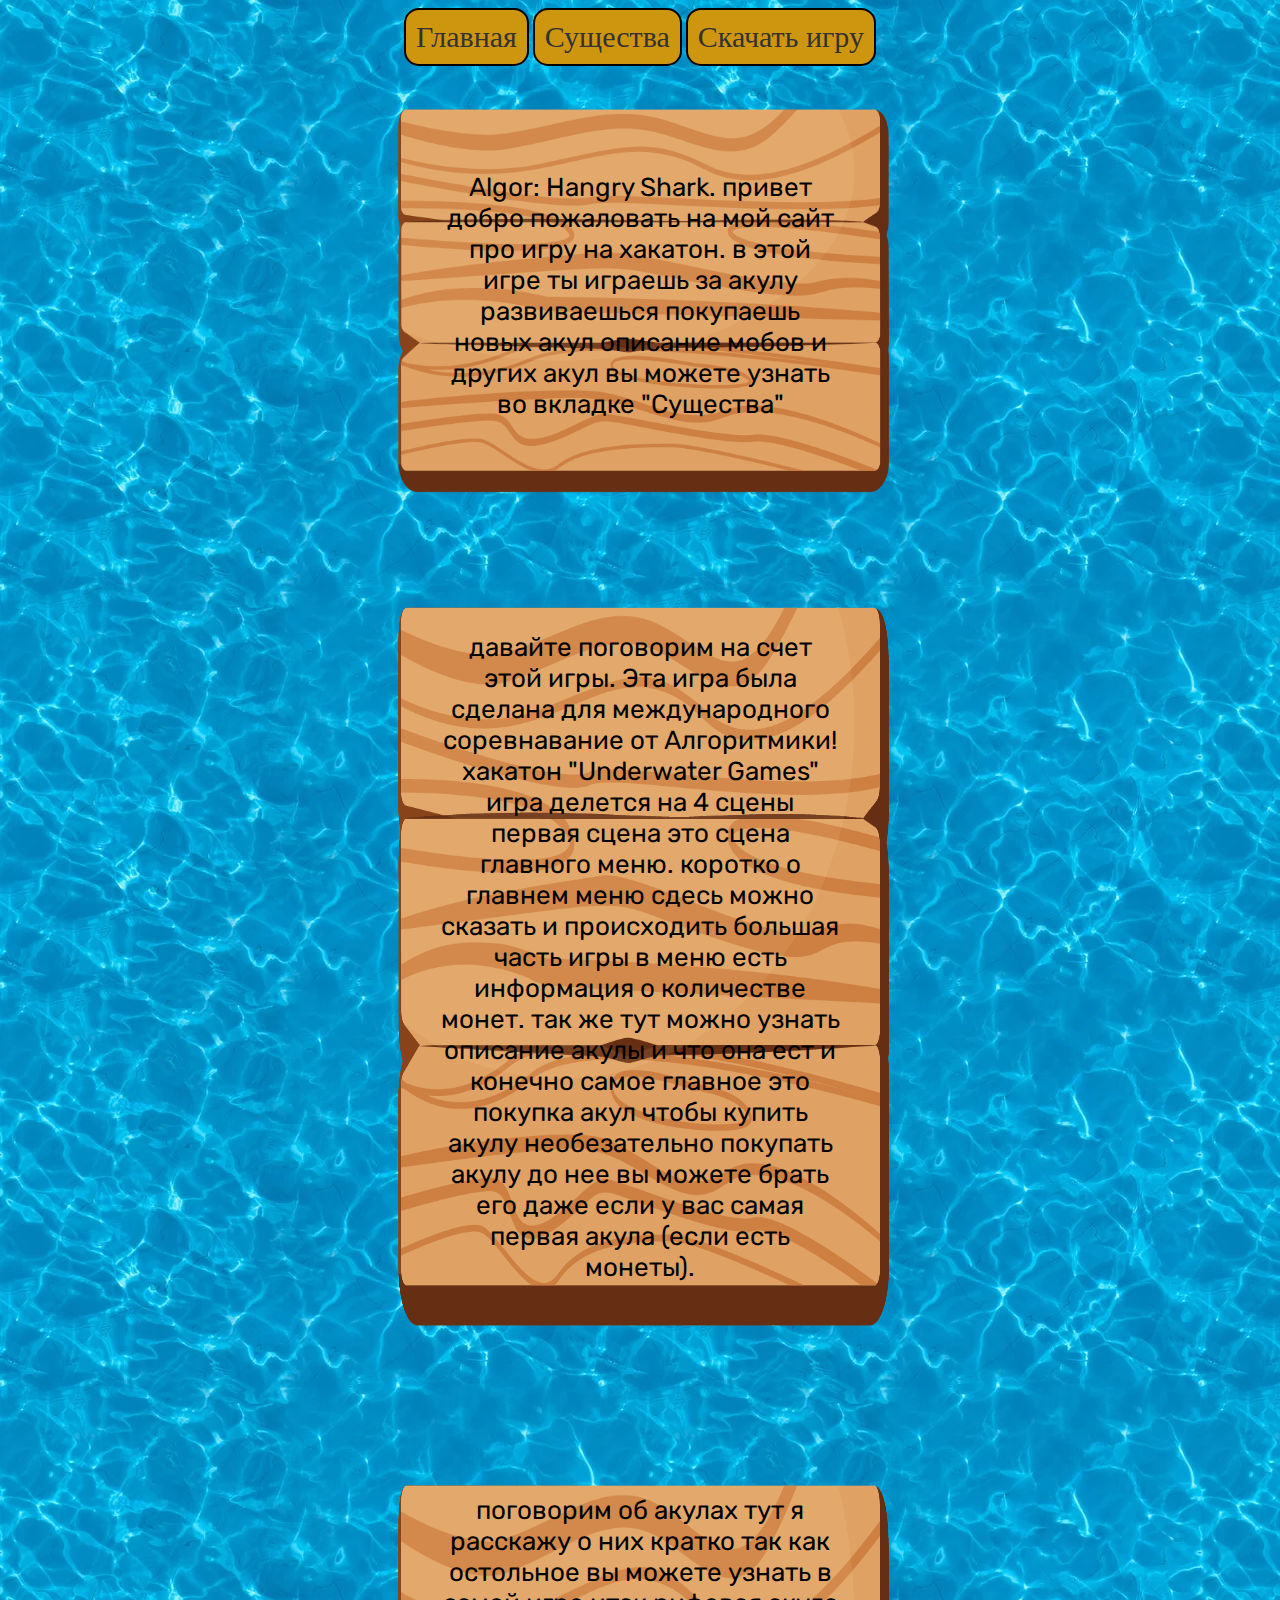
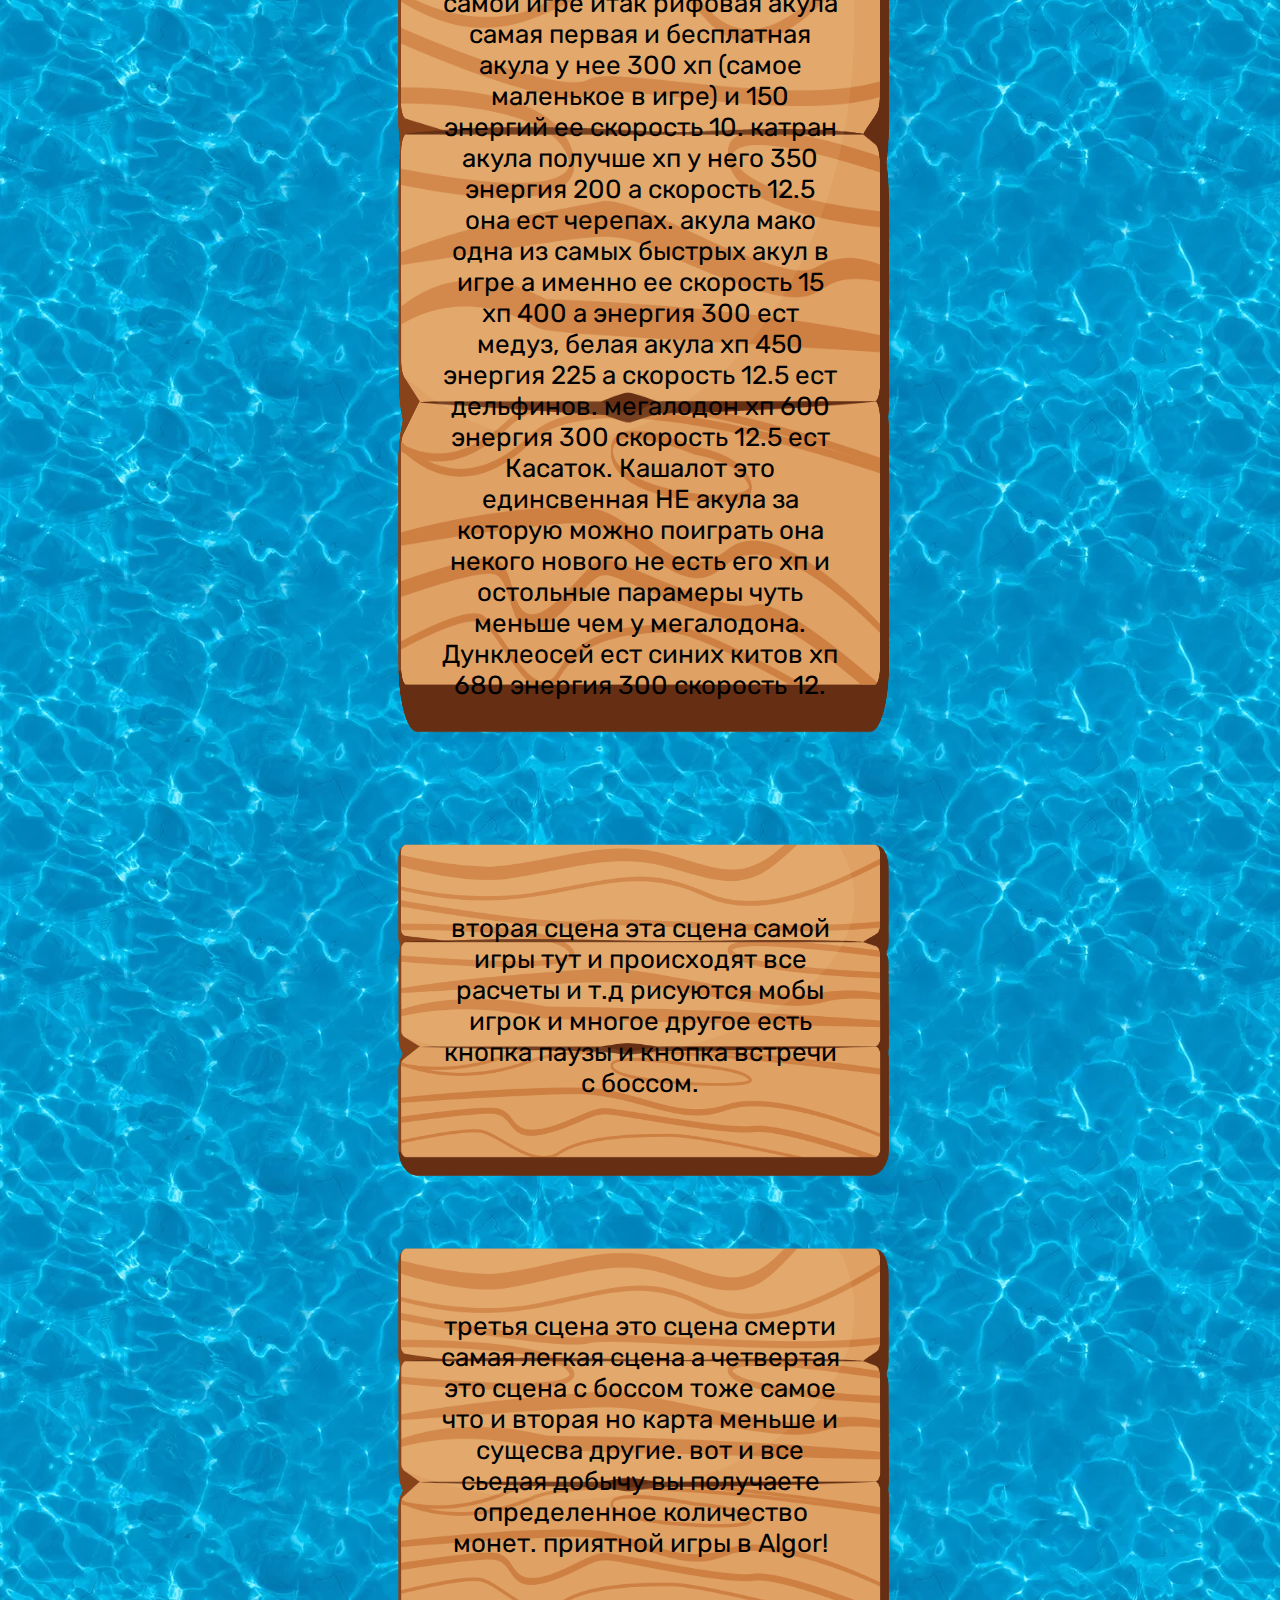
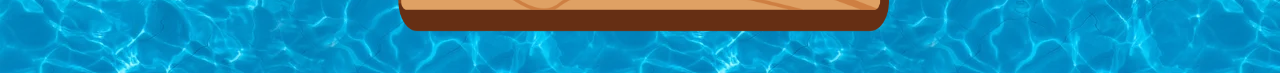
<file: index.html>
<!DOCTYPE html>
<html lang="en">
<head>
    <meta charset="UTF-8">
    <meta http-equiv="X-UA-Compatible" content="IE=edge">
    <meta name="viewport" content="width=device-width, initial-scale=1.0">
    <title>Algor: Hungry Shark</title>
    <link rel="stylesheet" href="style.css">
</head>
<body>
    <center>
        <div class="header">
            <div class="menu">
                <ul>
                    <li><a href="index.html">Главная</a></li>
                    <li><a href="creatures.html">Существа</a></li>
                    <li><a href="Algor.zip" download>Скачать игру</a></li>
                </ul>
            </div>
        </div>
        <div class="signboard">
            <p>
                Algor: Hangry Shark.
                привет добро пожаловать на мой сайт про игру на хакатон.
                в этой игре ты играешь за акулу развиваешься покупаешь новых акул
                описание мобов и других акул вы можете узнать во вкладке "Существа"

            </p>
        </div>
        <div class="signboard">
            <p>
                давайте поговорим на счет этой игры. Эта игра была сделана для международного соревнавание
                от Алгоритмики! хакатон "Underwater Games"
                игра делется на 4 сцены первая сцена это сцена главного меню. коротко о главнем меню
                сдесь можно сказать и происходить большая часть игры в меню есть информация о количестве монет.
                так же тут можно узнать описание акулы и что она ест и конечно самое главное это покупка акул чтобы
                купить акулу необезательно покупать акулу до нее вы можете брать его даже если у вас самая первая акула
                (если есть монеты).
            </p>
        </div>
        <div class="signboard">
            <p>
                поговорим об акулах тут я расскажу о них кратко так как остольное вы можете узнать в самой игре итак рифовая акула самая первая и бесплатная акула
                у нее 300 хп (самое маленькое в игре) и 150 энергий ее скорость 10. катран акула получше хп у него 350 энергия 200 а скорость 12.5 она ест черепах.
                акула мако одна из самых быстрых акул в игре а именно ее скорость 15 хп 400 а энергия 300 ест медуз, белая акула хп 450 энергия 225 а скорость 12.5 ест дельфинов. мегалодон
                хп 600 энергия 300 скорость 12.5 ест Касаток. Кашалот это единсвенная НЕ акула за которую можно поиграть она некого нового не есть его хп и остольные парамеры чуть меньше
                чем у мегалодона. Дунклеосей ест синих китов хп 680 энергия 300 скорость 12.
            </p>
        </div>
        <div class="signboard">
            <p>
                вторая сцена эта сцена самой игры тут и происходят все расчеты и т.д рисуются мобы игрок и многое другое есть кнопка паузы и кнопка встречи с боссом.
            </p>
        </div>
        <div class="signboard">
            <p>
                третья сцена это сцена смерти самая легкая сцена а четвертая это сцена с боссом тоже самое что и вторая но карта меньше и сущесва другие.
                вот и все сьедая добычу вы получаете определенное количество монет. приятной игры в Algor!
            </p>
        </div>
    </center>
</body>
</html>
</file>
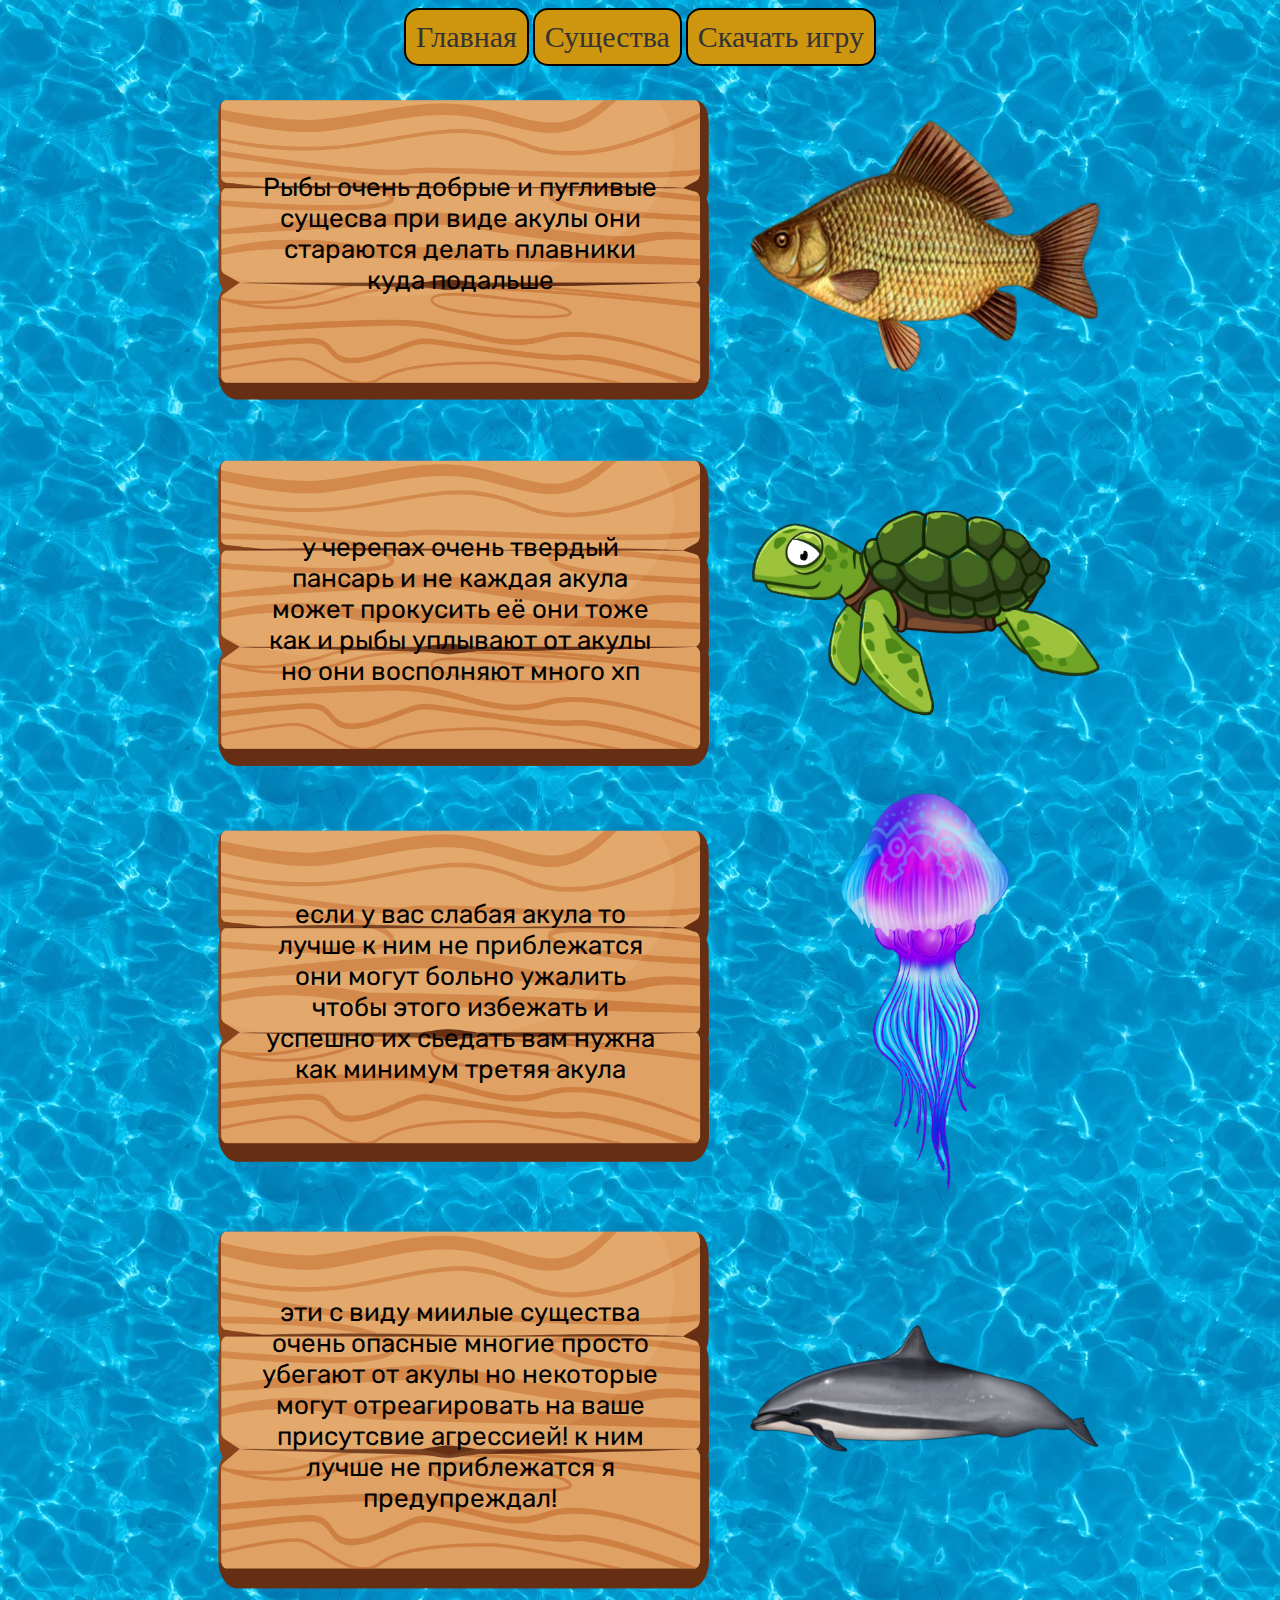
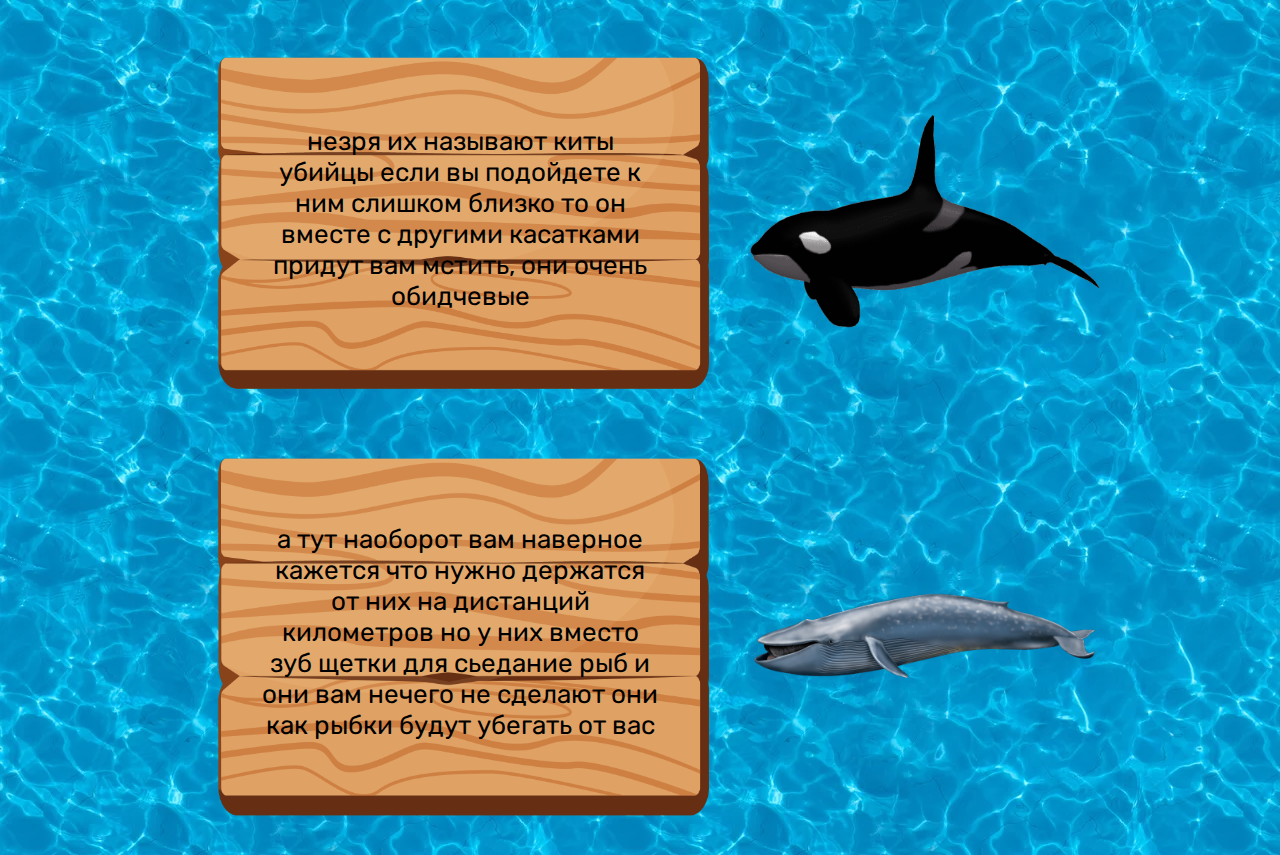
<file: creatures.html>
<!DOCTYPE html>
<html lang="en">
<head>
    <meta charset="UTF-8">
    <meta http-equiv="X-UA-Compatible" content="IE=edge">
    <meta name="viewport" content="width=device-width, initial-scale=1.0">
    <title>Algor: Hungry Shark</title>
    <link rel="stylesheet" href="style.css">
</head>
<body>
    <center>
    <div class="header">
        <div class="menu">
          <ul>
            <li><a href="index.html">Главная</a></li>
            <li><a href="creatures.html">Существа</a></li>
            <li><a href="Algor.zip" download>Скачать игру</a></li>
          </ul>
        </div>
    </div>
    <div class="infoblock">
        <div class="infosignboard">
            <div class="sign">
                <p>
                    Рыбы очень добрые и пугливые сущесва при виде акулы они стараются делать плавники куда подальше
                </p>
                </p>
            </div>
            <img src="рыба 1.png" alt="рыба">
        </div>

        <div class="infosignboard">
            <div class="sign">
                <p>
                    у черепах очень твердый пансарь и не каждая акула может прокусить её они тоже как и рыбы уплывают от акулы но они восполняют много хп
                </p>
                </p>
            </div>
            <img src="черепаха.png" alt="черепаха">
        </div>

        <div class="infosignboard">
            <div class="sign">
                <p>
                    если у вас слабая акула то лучше к ним не приблежатся они могут больно ужалить чтобы этого избежать и успешно их сьедать вам нужна как минимум третяя акула
                </p>
                </p>
            </div>
            <img src="медуза.png" alt="медуза">
        </div>

        <div class="infosignboard">
            <div class="sign">
                <p>
                    эти с виду миилые существа очень опасные многие просто убегают от акулы но некоторые могут отреагировать на ваше присутсвие агрессией! к ним лучше не приблежатся
                    я предупреждал!
                </p>
                </p>
            </div>
            <img src="дельфин.png" alt="дельфин">
        </div>
        <div class="infosignboard">
            <div class="sign">
                <p>
                    незря их называют киты убийцы если вы подойдете к ним слишком близко то он вместе с другими касатками придут вам мстить, они очень обидчевые
                </p>
                </p>
            </div>
            <img src="касатка.png" alt="касатка">
        </div>
        <div class="infosignboard">
            <div class="sign">
                <p>
                    а тут наоборот вам наверное кажется что нужно держатся от них на дистанций километров но у них вместо зуб щетки для сьедание рыб и они вам нечего не сделают
                    они как рыбки будут убегать от вас
                </p>
                </p>
            </div>
            <img src="кит.png" alt="кит">
        </div>

    </div>
    </center>
</body>
</html>
</file>
<file: style.css>
@import url('https://fonts.googleapis.com/css2?family=Rubik:wght@500&display=swap');

body {
    background: url(вода.jpg);
}

.sign {
    width: 400px;
    min-height: 200px;
    background: url(доска.png);
    display: flex;
    flex-direction: wrap;
    background-size: 100% 100%;
    padding: 80px;
    margin-right: 10px; 
}

.infosignboard {
    display: flex;
    justify-content: center;
}

.infosignboard img {
    width: 350px;
    height: auto;
}

.sign p {
    font-size: 26px;
    font-family: 'Rubik', sans-serif;
    color: rgb(0, 0, 0);
}

.signboard {
    width: 400px;
    min-height: 200px;
    background: url(доска.png);
    background-size: 100% 100%;
    padding: 80px;
}

.signboard p {
    font-size: 26px;
    font-family: 'Rubik', sans-serif;
    color: rgb(0, 0, 0);
}

.menu ul {
    padding: 0;
    margin: 0;
    list-style-type: none;
}

/* Стилизуем пункты меню */
.menu li {
    display: inline-block; /* Располагаем пункты меню горизонтально */
    padding: 10px;
    background-color: rgb(206, 149, 15);
    border: 2px solid black;
    border-radius: 15px;
}

/* Стилизуем ссылки в пунктах меню */
.menu a {
    text-decoration: none;
    color: #333;
    font-size: 30px;
}

/* Изменяем цвет ссылки при наведении курсора */
.menu a:hover {
    color: #555;
    font-size: 34px;
}

/* Убираем подчеркивание ссылок */
.menu a:visited {
    text-decoration: none;
}
</file>
